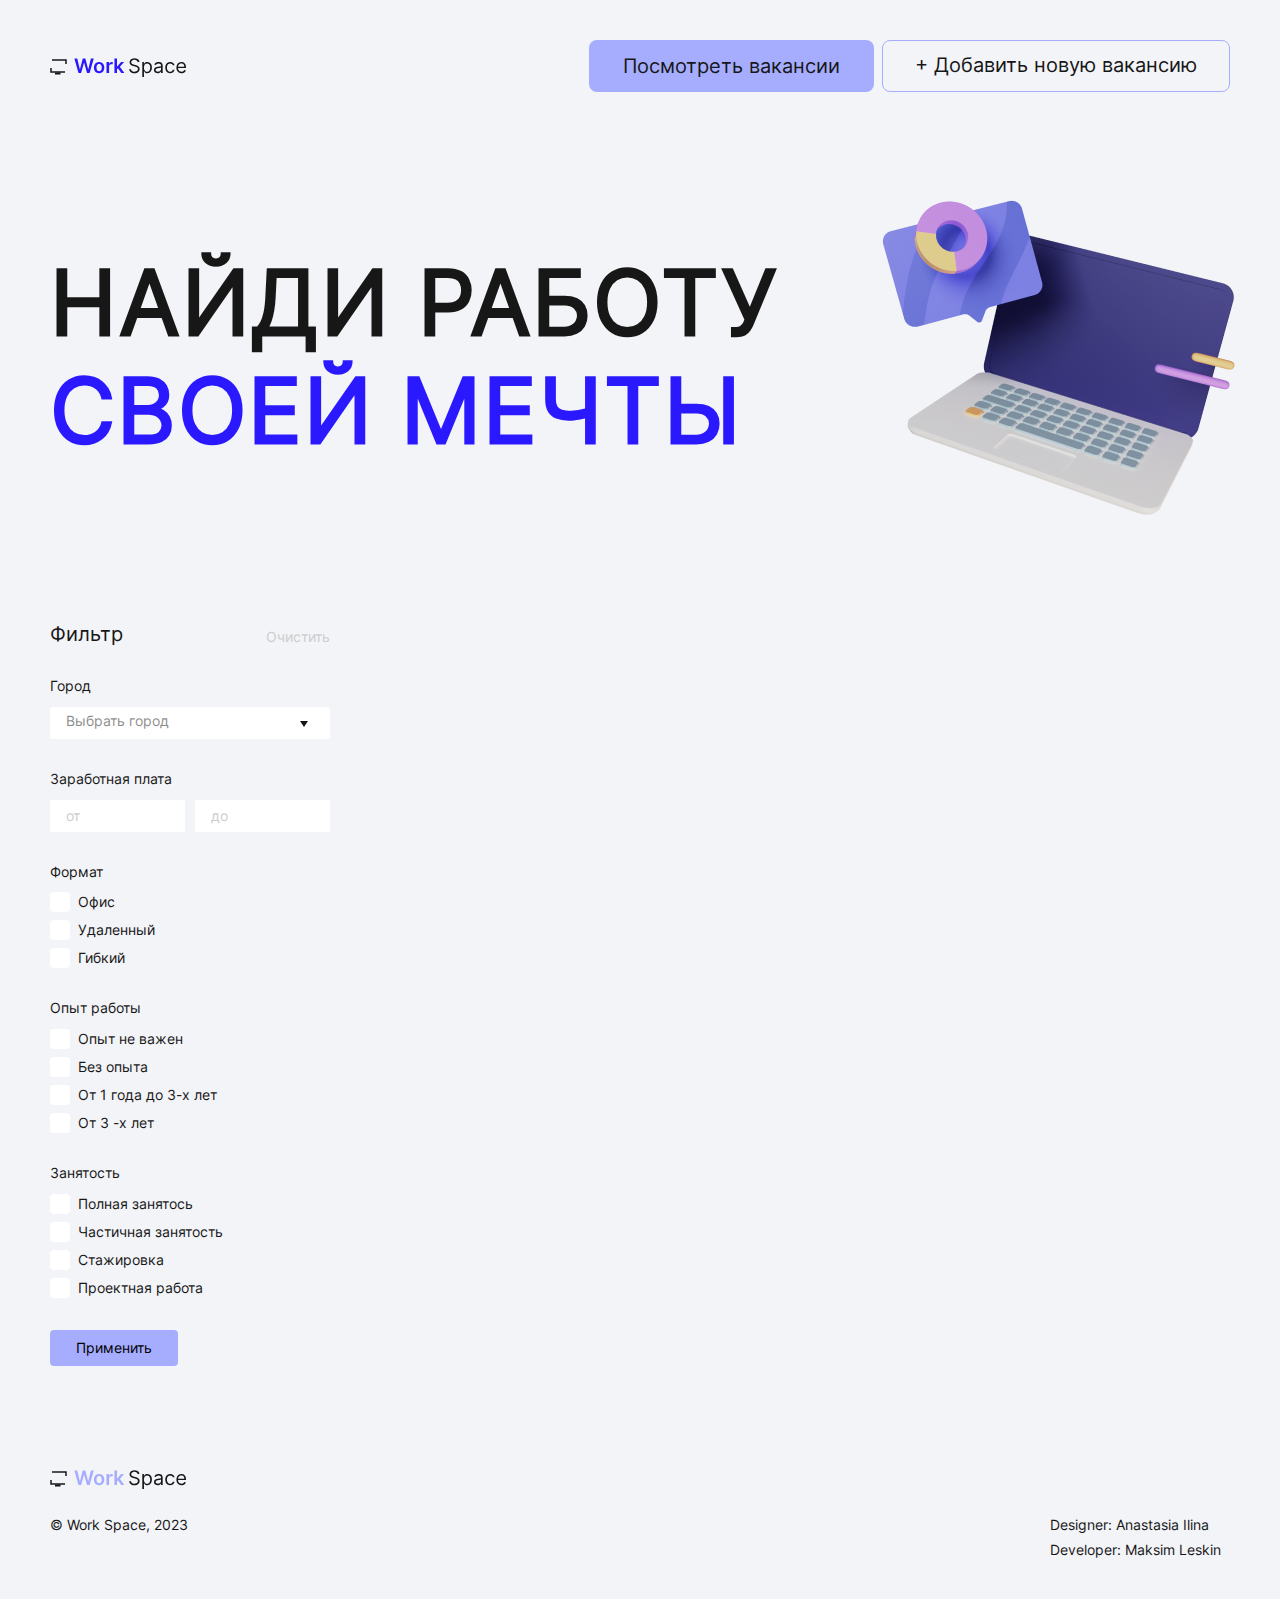
<file: index.html>
<!DOCTYPE html>
<html lang="ru">

<head>
  <meta charset="UTF-8">
  <meta name="viewport" content="width=device-width, initial-scale=1.0">
  <title>Workspace</title>

  <link rel="stylesheet" href="index.css">

  <script src="js/choices.min.js" defer></script>
  <script src="js/script.js" defer></script>
</head>

<body> 
  <header class="header">
    <div class="container header__container">
      <img class="header__logo" src="img/logo.svg" alt="Логитип WorkSpace">

      <div class="header__links">
        <a class="header__link" href="#vacancies">Посмотреть вакансии</a>
        <a href="employer.html" class="header__link header__link_o">+ Добавить новую вакансию</a>
      </div>

    </div>
  </header>

  <main>
    <section class="hero">
      <div class="container hero__container">
        <h1 class="hero__title">Найди работу
          <span class="blue-text">своей мечты</span>
        </h1>
      </div>
    </section>

    <div class="vacancies" id="vacancies">
      <div class="container vacancies__container">
        <button class="vacancies__filter-btn ">
          <span>Фильтр</span>
          <svg class="vacancies__filter-btn-arrow" width="20" height="20"
            viewBox="0 0 20 20" fill="none" xmlns="http://www.w3.org/2000/svg">
            <path d="M10 15L14 9H6L10 15Z" fill="currentColor" />
          </svg>
        </button>

        <section class="vacancies__filter filter">
          <h2 class="filter__title">Фильтр</h2>

          <form class="filter__form">
            <fieldset class="filter__fieldset">
              <legend class="filter__legend">Город</legend>

              <select class="filter__select" name="city" id="city">
                <option value="">Выбрать город</option>
              </select>
            </fieldset>

            <fieldset class="filter__fieldset">
              <legend class="filter__legend">Заработная плата</legend>

              <div class="filter__range">
                <input class="filter__input" type="number" name="pay-from"
                  placeholder="от">

                <input class="filter__input" type="number" name="pay-to"
                  placeholder="до">
              </div>
            </fieldset>

            <div class="filter__checkboxes">
              <fieldset class="filter__fieldset">
                <legend class="filter__legend">Формат</legend>

                <label class="filter__label checkbox">
                  <input class="checkbox__input" type="checkbox" name="format"
                    value="Офис">Офис
                </label>

                <label class="filter__label checkbox">
                  <input class="checkbox__input" type="checkbox" name="format"
                    value="Удаленный">Удаленный
                </label>

                <label class="filter__label checkbox">
                  <input class="checkbox__input" type="checkbox" name="format"
                    value="Гибкий">Гибкий
                </label>
              </fieldset>

              <fieldset class="filter__fieldset">
                <legend class="filter__legend">Опыт работы</legend>

                <label class="filter__label checkbox">
                  <input class="checkbox__input" type="checkbox"
                    name="experience" value="Опыт не важен">Опыт не важен
                </label>

                <label class="filter__label checkbox">
                  <input class="checkbox__input" type="checkbox"
                    name="experience" value="Без опыта">Без опыта
                </label>

                <label class="filter__label checkbox">
                  <input class="checkbox__input" type="checkbox"
                    name="experience" value="От 1 года до 3-х лет">От 1 года до
                  3-х лет
                </label>

                <label class="filter__label checkbox">
                  <input class="checkbox__input" type="checkbox"
                    name="experience" value="От 3-х лет">От 3 -х лет
                </label>
              </fieldset>

              <fieldset class="filter__fieldset">
                <legend class="filter__legend">Занятость</legend>

                <label class="filter__label checkbox">
                  <input class="checkbox__input" type="checkbox" name="type"
                    value="Полная занятость">Полная занятось
                </label>

                <label class="filter__label checkbox">
                  <input class="checkbox__input" type="checkbox" name="type"
                    value="Частичная занятость">Частичная занятость
                </label>

                <label class="filter__label checkbox">
                  <input class="checkbox__input" type="checkbox" name="type"
                    value="Стажировка">Стажировка
                </label>

                <label class="filter__label checkbox">
                  <input class="checkbox__input" type="checkbox" name="type"
                    value="Проектная работа">Проектная работа
                </label>
              </fieldset>
            </div>

            <div class="filter__buttons">
              <button class="filter__button" type="submit">Применить</button>

              <button class="filter__reset" type="reset">Очистить</button>
            </div>
          </form>
        </section>

        <section class="vacancies__cards cards">
          <h2 class="cards__title visually-hidden">Список вакансий</h2>

          <ul class="cards__list"></ul>
        </section>
      </div>
    </div>
  </main>

  <footer class="footer">
    <div class="container footer__container">
      <img class="footer__logo" src="img/logo-footer.svg"
        alt="Логотип WorkSpace">

      <p class="footer__copyright">© Work Space, 2023</p>

      <ul class="footer__contacts">
        <li class="footer__contact">Designer:
          <a class="footer__link" href="#">Anastasia Ilina</a>
        </li>
        <li class="footer__contact">Developer:
          <a class="footer__link" href="#">Maksim Leskin</a>
        </li>
      </ul>
    </div>
  </footer>


</body>

</html>
</file>
<file: index.css>
@import "style/normalize.css";
@import "style/choices.min.css";
@import "style/style.css";
@import "style/header.css";
@import "style/hero.css";
@import "style/vacancies.css";
@import "style/filter.css";
@import "style/choices.css";
@import "style/checkbox.css";
@import "style/cards.css";
@import "style/vacancy.css";
@import "style/footer.css";
@import "style/modal.css";
@import "style/detail.css";
@import "style/employer.css";
@import "style/radio.css";
@import "style/file.css";
</file>
